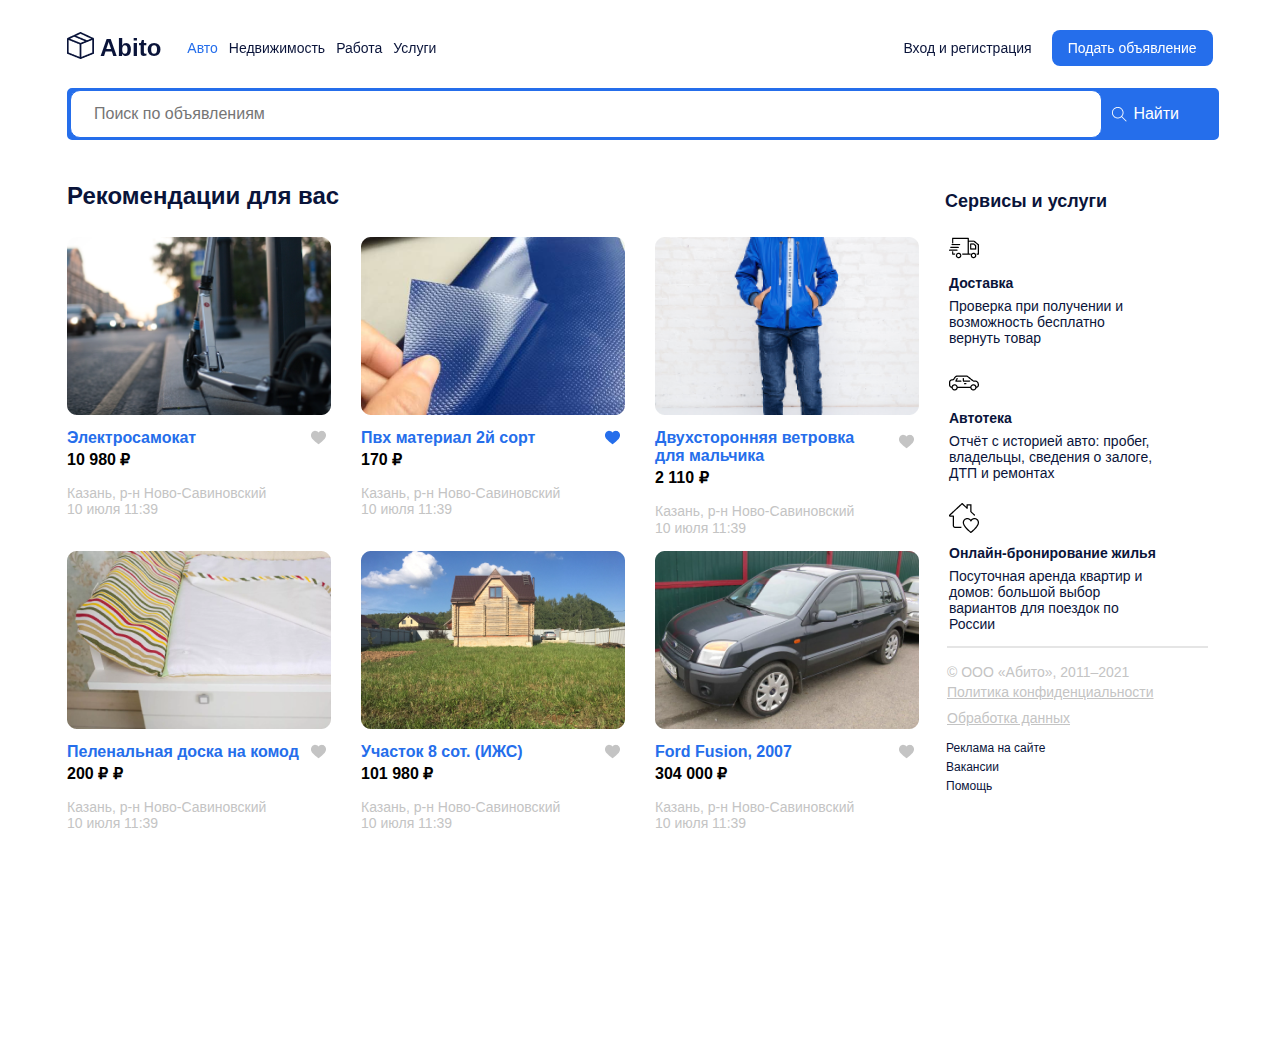
<file: ABITO/pages/home/index.html>
<!DOCTYPE html>
<html lang="en">
<head>
    <meta charset="UTF-8">
    <meta http-equiv="X-UA-Compatible" content="IE=edge">
    <meta name="viewport" content="width=device-width, initial-scale=1.0">
    <title>Document</title>
    <link rel="stylesheet" href="style1.css">
</head>
<body>
    <div class="container">
        <div class="wrapper">
            <header class="header">
                <div class="header__container container">
                    <div class="header_logo logo">
                        <a href="../home/index.html"><img src="../../assetes/img/box 1.png"  class="img1"><div class="header-text"><h1 class="text">Abito</h1></a>
                    </div>
                    <nav class="header__nav nav">
                        <a href="#" class="nav__item"> <p class="sun">Авто</p></a>
                        <a href="#" class="nav__item">Недвижимость</a>
                        <a href="#" class="nav__item">Работа</a>
                        <a href="#" class="nav__item">Услуги</a>
                    </nav>
                    <div class="servis">
                        <a href="#" class="header__logi">Вход и регистрация</a>
                        <input type="submit" value="Подать объявление" class="bt1">
                    </div>
                </div>
            </header>
            <div class="input_bg">
                <div class="input_block">
                    <input placeholder="Поиск по объявлениям" type="text" class="bt2">
                </div>
                <div class="imgandbt3">
                    <img src="../../assetes/img/search 3.png"  class="img2">
                    <input type="submit" value="Найти" class="text2" class="bt3">
                </div>
            </div>
            <main class="main">
                <div class="main__container container">
                    <div class="title">
                        <h1 class="main-text">Рекомендации для вас</h1>
                        <h2 class="main-text2">Сервисы и услуги</h2>
                    </div>
                    <div class="main-info">
                        <div class="main-cards1">
                            <div class="card">
                            <a href="https://annabelkkk.github.io/Belkova-22.04up08/ABITO/pages/singe/index.html"><img src="../../assetes/img/Rectangle 3.png" class="card-img"></a>
                                <div class="card-title">
                                    <h2 class="ttilec">Электросамокат</h2>
                                    <a href="#"><img src="../../assetes/img//favourite.png" class="like"></a>
                                </div>
                                <div class="card-content">
                                    <p class="price">10 980 ₽</p>
                                    <p class="card-text">Казань, р-н Ново-Савиновский </br>10 июля 11:39</p>
                                </div>
                            </div>
                            <div class="card">
                                <a href="https://annabelkkk.github.io/Belkova-22.04up08/ABITO/pages/singe/index.html" class="card-img"><img src="../../assetes/img/Rectangle 3.2.png" class="card-img"></a>
                                <div class="card-title">
                                    <h2 class="ttilec">Пвх материал 2й сорт</h2>
                                    <a href="#"><img src="../../assetes/img//Vector.png" class="like"></a>
                                </div>
                                <div class="card-content">
                                    <p class="price">170 ₽</p>
                                    <p class="card-text">Казань, р-н Ново-Савиновский </br>10 июля 11:39</p>
                                </div>
                            </div>
                            <div class="card">
                                <a href="https://annabelkkk.github.io/Belkova-22.04up08/ABITO/pages/singe/index.html"><img src="../../assetes/img/Rectangle 3.3.png" class="card-img"></a>
                                <div class="card-title">
                                    <h2 class="ttilec">Двухсторонняя ветровка <br/>для мальчика</h2>
                                    <a href="#"><img src="../../assetes/img//favourite.png" class="like2"></a>
                                </div>
                                <div class="card-content">
                                    <p class="price">2 110 ₽</p>
                                    <p class="card-text">Казань, р-н Ново-Савиновский</br>10 июля 11:39</p>
                                </div>
                            </div>
                        </div>
                        <div class="main-cards2">
                            <div class="card">
                            <a href="https://annabelkkk.github.io/Belkova-22.04up08/ABITO/pages/singe/index.html"><img src="../../assetes/img/Rectangle 3 5.png" class="card-img"></a>
                                <div class="card-title">
                                    <h2 class="ttilec">Пеленальная доска на комод</h2>
                                    <a href="#"><img src="../../assetes/img//favourite.png" class="like"></a>
                                </div>
                                <div class="card-content">
                                    <p class="price">200 ₽ ₽</p>
                                    <p class="card-text">Казань, р-н Ново-Савиновский </br>10 июля 11:39</p>
                                </div>
                            </div>
                            <div class="card">
                                <a href="https://annabelkkk.github.io/Belkova-22.04up08/ABITO/pages/singe/index.html"><img src="../../assetes/img/Rectangle 3 6.png" class="card-img"></a>
                                <div class="card-title">
                                    <h2 class="ttilec">Участок 8 сот. (ИЖС)</h2>
                                    <a href="#"><img src="../../assetes/img//favourite.png" class="like"></a>
                                </div>
                                <div class="card-content">
                                    <p class="price">101 980 ₽</p>
                                    <p class="card-text">Казань, р-н Ново-Савиновский </br>10 июля 11:39</p>
                                </div>
                            </div>
                            <div class="card">
                                <a href="https://annabelkkk.github.io/Belkova-22.04up08/ABITO/pages/singe/index.html"><img src="../../assetes/img/Rectangle 3 7.png" class="card-img"></a>
                                <div class="card-title">
                                    <h2 class="ttilec">Ford Fusion, 2007</h2>
                                    <a href="#"><img src="../../assetes/img//favourite.png" class="like"></a>
                                </div>
                                <div class="card-content">
                                    <p class="price">304 000 ₽</p>
                                    <p class="card-text">Казань, р-н Ново-Савиновский </br>10 июля 11:39</p>
                                </div>
                            </div>
                        </div>
                            <div class="main-services">
                                <div class="delivery">
                                    <img src="../../assetes/img/001-delivery-truck 1.png" class="img-serv">
                                    <h2 class="serv-title">Доставка</h2>
                                    <p class="serv-text">Проверка при получении и возможность бесплатно<br/> вернуть товар</p>
                                </div>
                                <div class="auto">
                                    <img src="../../assetes/img/002-sedan 1.png" class="img-serv">
                                    <h2 class="serv-title">Автотека</h2>
                                    <p class="serv-text">Отчёт с историей авто: пробег, владельцы, сведения о залоге, ДТП и ремонтах</p>
                                </div>
                                <div class="hostel">
                                    <img src="../../assetes/img/love 1.png" class="img-serv">
                                    <h2 class="serv-title">Онлайн-бронирование жилья</h2>
                                    <p class="serv-text">Посуточная аренда квартир и домов: большой выбор вариантов для поездок по России</p>
                                </div>
                            </div>
                        </div>
                    </div>
                </main>
            <footer class="footer">
                <div class="footer__container container">
                    <div class="footer-info">
                        <p class="line"></p>
                        <p class="card-text">© ООО «Абито», 2011–2021</p>
                        <div class="footer_content">
                            <a href="#" class="footer-a">Политика конфиденциальности</a>
                            <a href="#" class="footer-a">Обработка данных</a>
                        </div>
                        <nav class="footer__nav nav">
                            <a href="#" class="nav__item-footer">Реклама на сайте</a>
                            <a href="#" class="nav__item-footer">Вакансии</a>
                            <a href="#" class="nav__item-footer">Помощь</a>
                        </nav>
                    </div>
                </div>
            </footer>
            </div>
        </div>
    </div>
</body>
</html>
</file>
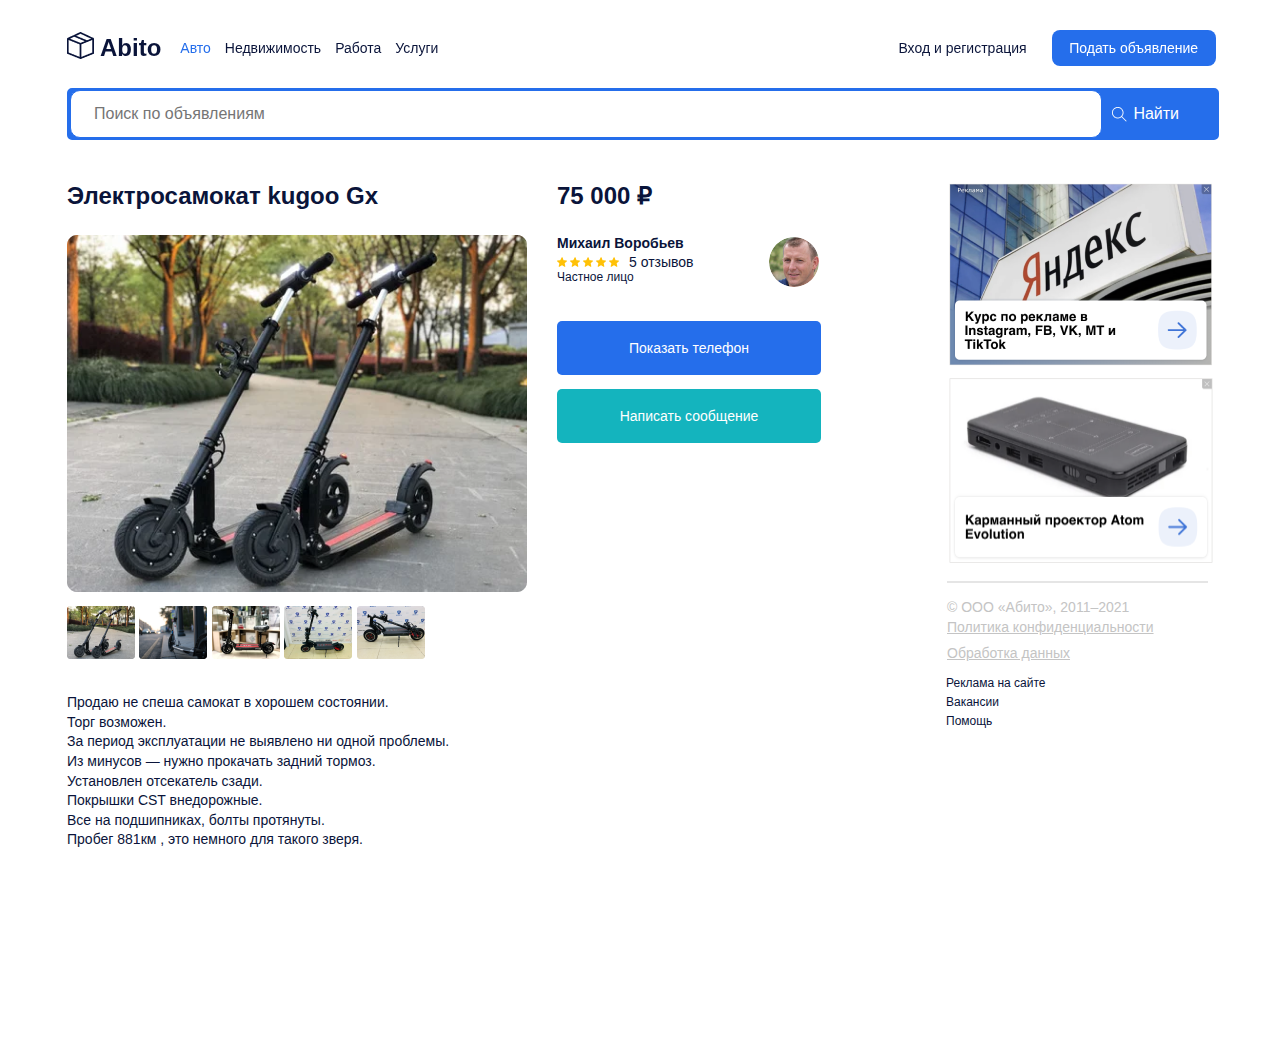
<file: ABITO/pages/singe/index.html>
<!DOCTYPE html>
<html lang="en">
<head>
    <meta charset="UTF-8">
    <meta http-equiv="X-UA-Compatible" content="IE=edge">
    <meta name="viewport" content="width=device-width, initial-scale=1.0">
    <title>Document</title>
    <link rel="stylesheet" href="style2.css">
</head>
<body>
    <div class="container">
        <div class="wrapper">
            <header class="header">
                <div class="header__container container">
                    <div class="header_logo logo">
                        <a href="../home/index.html"><img src="../../assetes/img/box 1.png"  class="img1"><div class="header-text"><h1 class="text">Abito</h1></a>
                    </div>
                    <nav class="header__nav nav">
                        <a href="#" class="nav__item"><p class="sun">Авто</p></a>
                        <a href="#" class="nav__item">Недвижимость</a>
                        <a href="#" class="nav__item">Работа</a>
                        <a href="#" class="nav__item">Услуги</a>
                    </nav>
                    <div class="servis">
                        <a href="#" class="header__logi">Вход и регистрация</a>
                        <input type="submit" value="Подать объявление" class="bt1">
                    </div>
                </div>
            </header>
            <div class="input_bg">
                <div class="input_block">
                    <input placeholder="Поиск по объявлениям" type="text" class="bt2">
                </div>
                <div class="imgandbt3">
                    <img src="../../assetes/img/search 3.png"  class="img2">
                    <input type="submit" value="Найти" class="text2" class="bt3">
                </div>
            </div>
            <main class="main">
                <div class="main__container container">
                    <div class="main-content">
                        <div class="main-info">
                            <h2 class="t1">Электросамокат kugoo Gx</h2>
                            <div class="main-img1">
                                <a href="#"><img src="../../assetes/img//Rectangle 33333.png" class="img3"></a>
                                <div class="main-card">
                                    <a href="#"><img src="../../assetes/img//1.png" class="img4"></a>
                                    <a href="#"><img src="../../assetes/img//2.png" class="img4"></a>
                                    <a href="#"><img src="../../assetes/img//3.png" class="img4"></a>
                                    <a href="#"><img src="../../assetes/img//4.png" class="img4"></a>
                                    <a href="#"><img src="../../assetes/img//5.png" class="img4"></a>
                                </div>
                                <p class="main-text">Продаю не спеша самокат в хорошем состоянии.</br>
                                    Торг возможен.</br>
                                    За период эксплуатации не выявлено ни одной проблемы.</br>
                                    Из минусов — нужно прокачать задний тормоз.</br>
                                    Установлен отсекатель сзади.</br>
                                    Покрышки CST внедорожные.</br>
                                    Все на подшипниках, болты протянуты.</br>
                                    Пробег 881км , это немного для такого зверя.</p>
                            </div>
                        </div>
                        <div class="main-info2">
                            <div class="main-rating">
                                <h2 class="t1">75 000 ₽</h2>
                                <div class="human-revew">
                                    <h2 class="main-title">Михаил Воробьев</h2>
                                        <div class="stars-review">
                                            <img src="../../assetes/img/Frame 8.png" class="star">
                                            <p class="review">5 отзывов</p>
                                        </div>
                                    <p class="human">Частное лицо</p>
                                    <div class="photo">
                                        <img src="../../assetes/img/Ellipse 1.png" class="men">
                                    </div>
                                </div>
                            </div>
                            <div class="main-buttons">
                                <a href="#"><button class="show-button"><p class="bt-text">Показать телефон</p></button></a>
                                <a href="#"><button class="chat-button"><p class="bt-text">Написать сообщение</p></button></a>
                            </div>
                        </div>
                        <div class="main-info3">
                            <div class="advertising">
                                <div class="blocks">
                                    <div class="block1">
                                        <a href="https://yandex.ru/adv/edu"><img src="../../assetes/img/image 1.png" class="image"></a>
                                    </div>
                                    <div class="block2">
                                        <a href="https://market.yandex.ru/product--proektor-atomevolution-809-848x480-1000-1-60-lm-dlp-0-2-kg/662829641?sku=662829641&cpa=1"><img src="../../assetes/img/image 2.png" class="image" ></a>
                                    </div>

                                </div>
                            </div>
                            
                        </div>
                    </div>
                </div>
            </main>
            <footer class="footer">
                <div class="footer__container container">
                    <div class="footer-info">
                        <p class="line"></p>
                        <p class="card-text">© ООО «Абито», 2011–2021</p>
                        <div class="footer_content">
                            <a href="#" class="footer-a">Политика конфиденциальности</a>
                            <a href="#" class="footer-a">Обработка данных</a>
                        </div>
                        <nav class="footer__nav nav">
                            <a href="#" class="nav__item-footer">Реклама на сайте</a>
                            <a href="#" class="nav__item-footer">Вакансии</a>
                            <a href="#" class="nav__item-footer">Помощь</a>
                        </nav>
                    </div>
                </div>
            </footer>
        </div>
    </div>
</body>
</html>
</file>
<file: ABITO/pages/home/style1.css>
@import url("../../assetes/css/normalize.css");
@font-face {
    font-family: "Roboto"; 
    src: url("../../assetes/fonts/Roboto-Regular.ttf"); 
    font-style: normal; 
    font-weight:400; 
}
* {
    font-family: 'Montserrat', sans-serif;
}

a{
    text-decoration: none;
    color: #0A143A;
}
.like{
    margin-left:-20px ;
}
.like2{
    margin-right:5px;
    margin-bottom:10px;
}
.like:hover{
    background:url(../../assetes/img/Vector.png);
}

.price{
    font-weight:700;
    margin-top: -10px;
}
.text{
    font-size: 24px;
    color:#0A143A;
}
.container{
    margin:0 auto;
    width: 100%;
    height: 900px;
    
}
.wrapper{
    width: 1146px;
    margin:0 auto;
}
.header{
    position: fixed;
    left: 0;
    right: 0;
    top:0;
}
.header__container{
    height:36px;
    margin-top:30px;
    width:1146px;
    margin-top:30px;
    display:flex;
    flex-direction:row;
    justify-content:space-between;
}
.main__container{
    border:0px solid black;
    width:1146px;
    
}
.main-services{
    width: 231px;
    height: 410px;
    border: 0px solid black;
    margin-left: 882px;
    margin-top: -618px;
    display: flex;
    flex-direction: column;
    gap: 25px;
}

.img1{
    width: 27px;
    height: 27px;
}
.img2{
    width: 15px;
    height: 15px;
    margin-left: 10px;
}
.img-serv{
    width: 30px;
    height: 30px;
    
    
}
.header_logo{
    display: flex;
    align-items: center;
    flex-direction: row;
    gap: 6px;
}
.header__logi{
    font-size: 14px;
    text-decoration: none;
    color: #0A143A;

}
.servis{
    display: flex;
    align-items: center;
    gap:20px;
    margin-left: 450px;
}
.nav{
    display: flex;
    flex-direction: row;
    align-items: center;
    margin-left: 20px;
    
}
.nav__item:hover{
    text-decoration:underline;
}
.nav__item{
    margin-right: 11px;
    text-decoration: none;
    color: #0A143A;
    font-size: 14px;
}
.bt1{
    width: 161px;
    height: 36px;
    background-color:#256EEB;
    border: 0px;
    border-radius: 8px;
    color: white;
    font-size: 14px;
   
}
.input_bg{
    height: 46px;
    width: 1146px;
    background-color:#256EEB;
    margin-top: 88px;
    display: flex;
    align-items: center;
    border-radius: 5px;
    border: 3px solid #256EEB;
    
}
.input_block{
    height: 46px;
    width: 1052px;
    background-color: white;
    border-radius: 10px;
    border: 1px solid #256EEB;
    display: flex;
    align-items: center;
}
.input_bg:focus-within{
    box-shadow: 0 0 10px rgba(0,0,0,0.5);
}
.bt2{
    width: 900px;
    background-color: white;
    border:none;
    margin-left: 21px;
    
}
.bt2:active, :hover, :focus{
    outline: 0;
    outline-offset: 0;
}

.bt3{
    border: 0px;
    background-color: #256EEB;
    
}
.text2{
    color: white;
    font-size: 16px;
    text-align: center;
    background-color: #256EEB;
    border: 0px;
    margin-right:10px;
    
}
.imgandbt3{
    background-color: #256EEB;
    width: 116px;
    height: 50px;
    display: flex;
    align-items: center;
    
}
.bt3:hover{
    box-shadow: 0 0 10px rgba(0,0,0,0.5)
}

.input_bg:focus{
    box-shadow: 0 0 10px rgba(0,0,0,0.5)
}

.main-cards1{
    width: 852px;
    height: 300px;
    display: flex;
    flex-direction: row;
    gap:30px;

    border: 0px solid black;
}
.main-cards2{
    margin-top:14px;
    width: 852px;
    height: 300px;
    display: flex;
    flex-direction: row;
    gap:30px;
    border: 0px solid black;
}
.card-img{
    width: 264px;
    height: 178px;
    
}
.sun{
    color: #256EEB;
}
.card-img:hover{
    cursor: grab;
}
.card:hover{
    box-shadow: 0 14px 28px rgba(0,0,0,0.25);
    border-radius: 10px;
    cursor: grab;
}

.ttilec:hover{
    text-decoration:underline;
    color: #0A143A;
}

.ttilec{
    font-size: 16px;
    color:#256EEB;
    margin-top:10px;
}
.card-title{
    display: flex;
    flex-direction: row;
    align-items: center;
    justify-content: space-between;

}
.card-text{
    color:#C4C4C4;
    font-size: 14px;
}

.main-info{
    border: 0px solid black;
    height:650px;
    width: 852px;
    margin-top:10px;
}

.serv-title{
    color: #0A143A;
    font-size: 14px;
    margin-top:8px;
}
.main-text{
    color: #0A143A;
    margin-top: 42px;
    font-size: 24px;
}
.main-text2{
    color: #0A143A;
    font-size: 18px;
    margin-right: 106px;
    margin-top: 51px;
}

.title{
    display: flex;
    justify-content: space-between;
   
}
.serv-text{
    color: #0A143A;
    font-size: 14px;
    margin-top: -5px;
    
}

.delivery, .auto, .hostel{
    width: 217px;
    height: 110px;
}
.line{
    width: 261px;
    height: 2px;
    background-color: #E5E5E5;
}

.footer__container{
    border: 0px solid black;
    width: 261px;
    height: 200px;
    margin-left: 880px;
    margin-top:-410px;
}
.footer-a{
    text-decoration:underline;
    color: #C4C4C4;
    font-size: 14px;
    
}
.footer_content{
    display: flex;
    flex-direction: column;
    gap:10px;
    margin-top: -10px;
}
.footer__nav {
    display: flex;
    flex-direction: column;
    align-items:flex-start;
    margin-left: -1px;
    margin-top: 16px;
    font-size: 12px;
    gap:5px;
}
.nav__item-footer{
    align-items:flex-start;
}
.nav__item-footer:hover{
    color: #256EEB;
}
@media(max-width:320px){
    .wrapper{
        max-width: 270px;
    }
    .header__nav{
        display: none;
    }
}
</file>
<file: ABITO/pages/singe/style2.css>
@import url("../../assetes/css/normalize.css");
@font-face {
    font-family: "Roboto"; 
    src: url("../../assetes/fonts/Roboto-Regular.ttf"); 
    font-style: normal; 
    font-weight:400; 
}
* {
    font-family: 'Montserrat', sans-serif;
}
.container{
    margin:0 auto;
    width: 100%;
    height: 900px;
    
}
.wrapper{
    max-width: 1146px;
    min-width: none;
    margin:0 auto;
}
.header{
    position: fixed;
    left: 0;
    right: 0;
    top:0;
}
.header__container{
    height:36px;
    margin-top:30px;
    width:1146px;
    margin-top:30px;
    display:flex;
    flex-direction:row;
    justify-content:space-between;
    border: 0px solid black;
}
a{
    text-decoration: none;
    color: #0A143A;
}
.header_logo{
    display: flex;
    align-items: center;
    flex-direction: row;
    gap: 6px;
}
.header__logi{
    font-size: 14px;
    text-decoration: none;
    color: #0A143A;
    margin-left:-20px;
    white-space: nowrap;
}
.nav{
    display: flex;
    flex-direction: row;
    align-items: center;
    margin-left: 13px;
    
}
.nav__item:hover{
    text-decoration:underline;
}
.nav__item{
    margin-right: 14px;
    text-decoration: none;
    color: #0A143A;
    font-size: 14px;
}
.bt1{
    width: 164px;
    height: 36px;
    background-color:#256EEB;
    border: 0px;
    border-radius: 8px;
    color: white;
    font-size: 14px;
   
}
.servis{
    display: flex;
    align-items: center;
    gap:25px;
    margin-left: 460px;
}
.input_bg{
    height: 46px;
    width: 1146px;
    background-color:#256EEB;
    margin-top: 88px;
    display: flex;
    align-items: center;
    border-radius: 5px;
    border: 3px solid #256EEB;
    
}
.input_block{
    height: 46px;
    width: 1052px;
    background-color: white;
    border-radius: 10px;
    border: 1px solid #256EEB;
    display: flex;
    align-items: center;
}
.input_bg:focus-within{
    box-shadow: 0 0 10px rgba(0,0,0,0.5);
}
.bt2{
    width: 900px;
    background-color: white;
    border:none;
    margin-left: 21px;
    
}
.bt2:active, :hover, :focus{
    outline: 0;
    outline-offset: 0;
}

.bt3{
    border: 0px;
    background-color: #256EEB;
    
}
.text2{
    color: white;
    font-size: 16px;
    text-align: center;
    background-color: #256EEB;
    border: 0px;
    margin-right:10px;
    
}
.imgandbt3{
    background-color: #256EEB;
    width: 116px;
    height: 50px;
    display: flex;
    align-items: center;
    
}
.bt3:hover{
    box-shadow: 0 0 10px rgba(0,0,0,0.5)
}
.input_bg:focus{
    box-shadow: 0 0 10px rgba(0,0,0,0.5)
}
.img1{
    width: 27px;
    height: 27px;
}
.img2{
    width: 15px;
    height: 15px;
    margin-left: 10px;
}
.img3{
    margin-top: 5px;
    width: 460px;
    height: 357px;
}
.img4{
    width: 68px;
    height: 53px;
}
.bt3:hover{
    box-shadow: 0 0 10px rgba(0,0,0,0.5)
}

.text2{
    color: white;
    font-size: 16px;
    text-align: center;
    background-color: #256EEB;
    border: 0px;
    margin-right:10px;
}
.text{
    font-size: 24px;
    color:#0A143A;
}

.main__container{
    border:0px solid black;
    width:1146px;
}
.main-content{
    display: flex;
    flex-direction: row;
    justify-content: space-between;
}
.main{
    display: flex;
    flex-direction: row;
}
.main-info{
    width: 460px;
    border:0px solid black;
    height: 740px;
}
.main-info2{
    width: 362px;
    border:0px solid black;
    height: 740px;
}
.main-info3{
    width: 264px;
    border:0px solid black;
    height: 740px;
}
.t1{
    font-size: 24px;
    color:#0A143A;
    margin-top: 42px;
}
.main-card{
    margin-top: 10px;
}
.main-text{
    color:#0A143A;
    font-size: 14px;
    margin-top: 30px;
    line-height:140%;
}
.sun{
    color: #256EEB;
}
.main-title{
    color:#0A143A;
    font-size: 14px;
    margin-top: 25px;
}
.star{
    width: 62px;
    height: 10px;
}
.main-rating{
    height: 160px;
}
.stars-review{
    display: flex;
    flex-direction: row;
    align-items: center;
    gap: 10px;
    width: 150px;
    height: 20px;
    margin-top: -10px;

}
.review{
    color: #0A143A;
    font-size: 14px;
    
}
.human{
    color:#0A143A;
    font-size: 12px;
    margin-top: -1px;
}
.photo{
    width: 50px;
    height: 50px;
    margin-left: 212px;
    margin-top: -60px;
}
.men{
    width: 50px;
    height: 50px;
    border-radius: 50px;
}
.show-button{
    width: 264px;
    height: 54px;
    background-color: #256EEB;
    border-radius: 5px;
    border: none;
}
.chat-button{
    width: 264px;
    height: 54px;
    background-color: #14B4BE;
    border-radius: 5px;
    border: none;
}
.main-buttons{
    margin-top:-21px;
    display: flex;
    flex-direction: column;
    gap: 14px;
}
.bt-text{
    color: white;
    font-size: 14px;
}
.blocks{
    display: flex;
    flex-direction: column;
    gap:7px;
    margin-top: 42px;
}
.image{
    width: 264px;
    height: 185px;
}
.line{
    width: 261px;
    height: 2px;
    background-color: #E5E5E5;
}

.footer__container{
    border: 0px solid black;
    width: 261px;
    height: 200px;
    margin-left: 880px;
    margin-top:-475px;
}
.footer-a{
    text-decoration:underline;
    color: #C4C4C4;
    font-size: 14px;
    
}
.footer_content{
    display: flex;
    flex-direction: column;
    gap:10px;
    margin-top: -10px;
}
.footer__nav {
    display: flex;
    flex-direction: column;
    align-items:flex-start;
    margin-left: -1px;
    margin-top: 16px;
    font-size: 12px;
    gap:5px;
}
.nav__item-footer{
    align-items:flex-start;
}
.nav__item-footer:hover{
    color: #256EEB;
}
.card-text{
    color:#C4C4C4;
    font-size: 14px;
}
</file>
